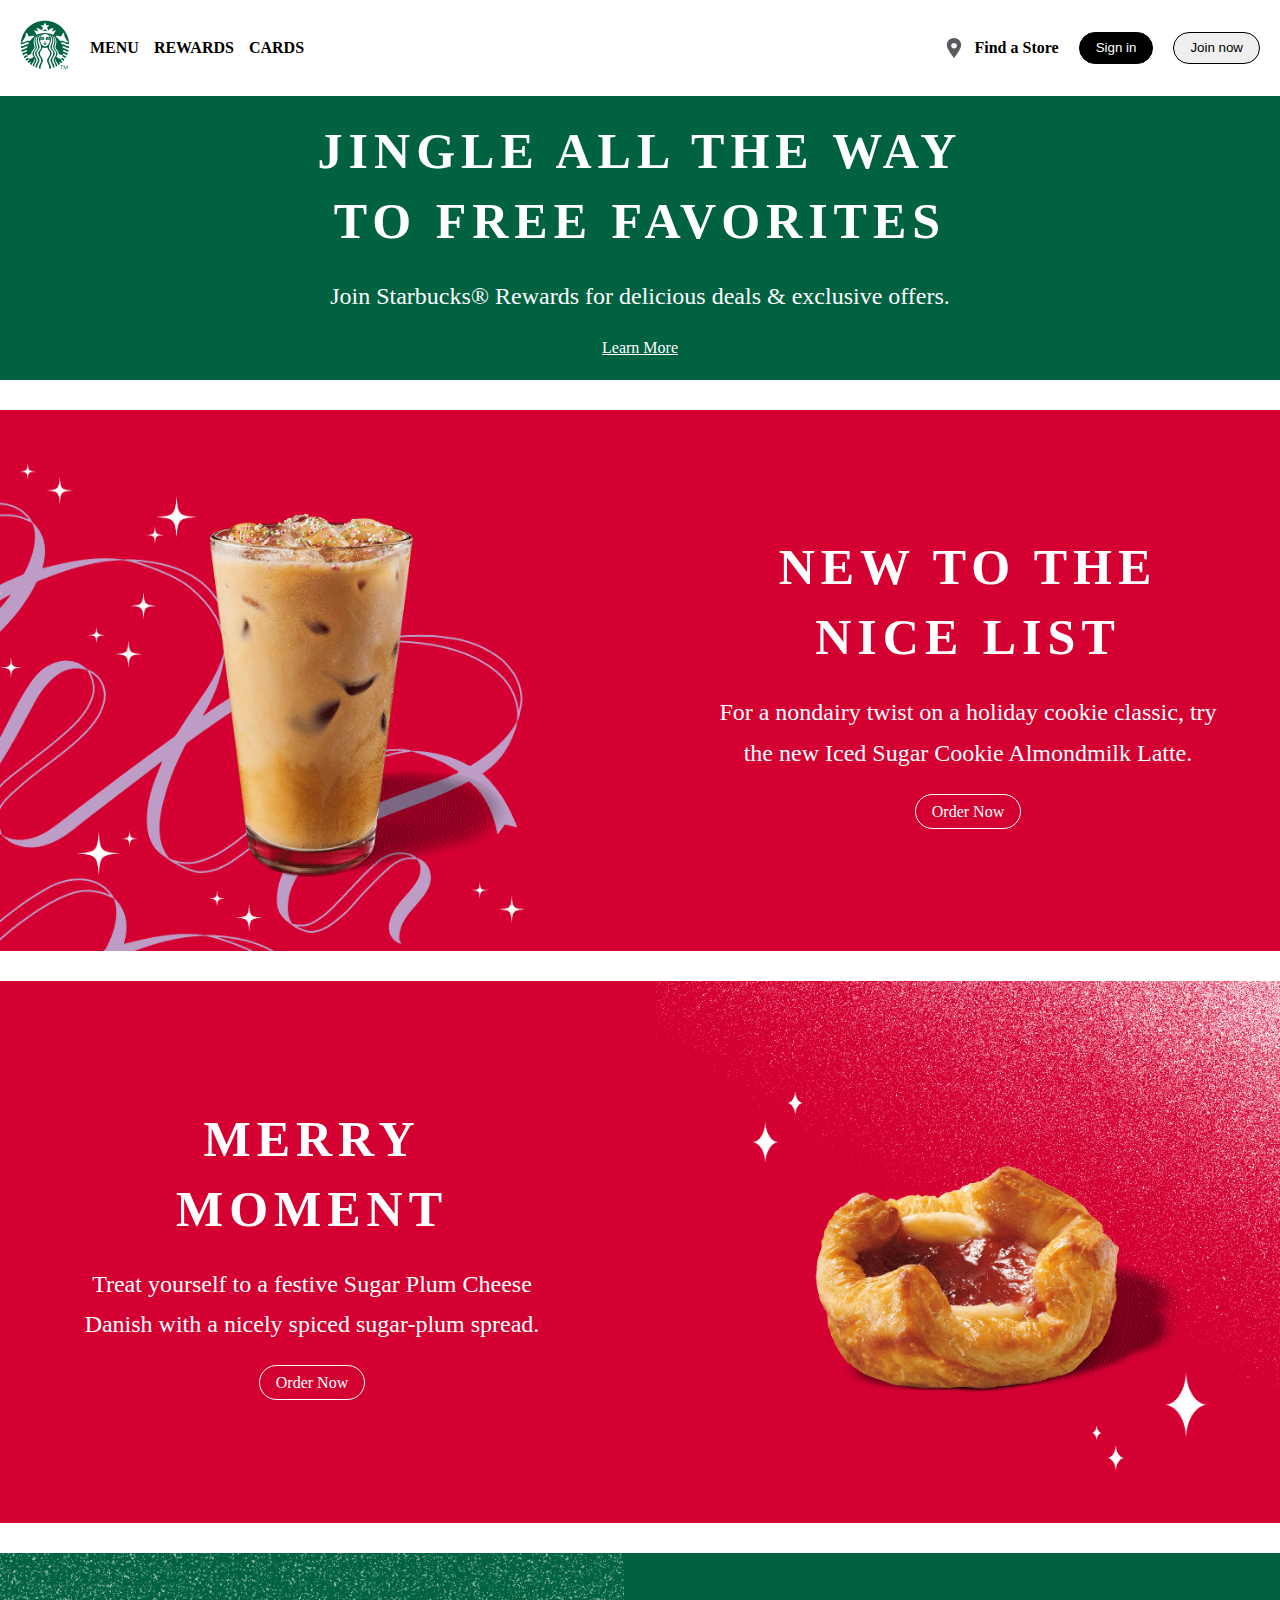
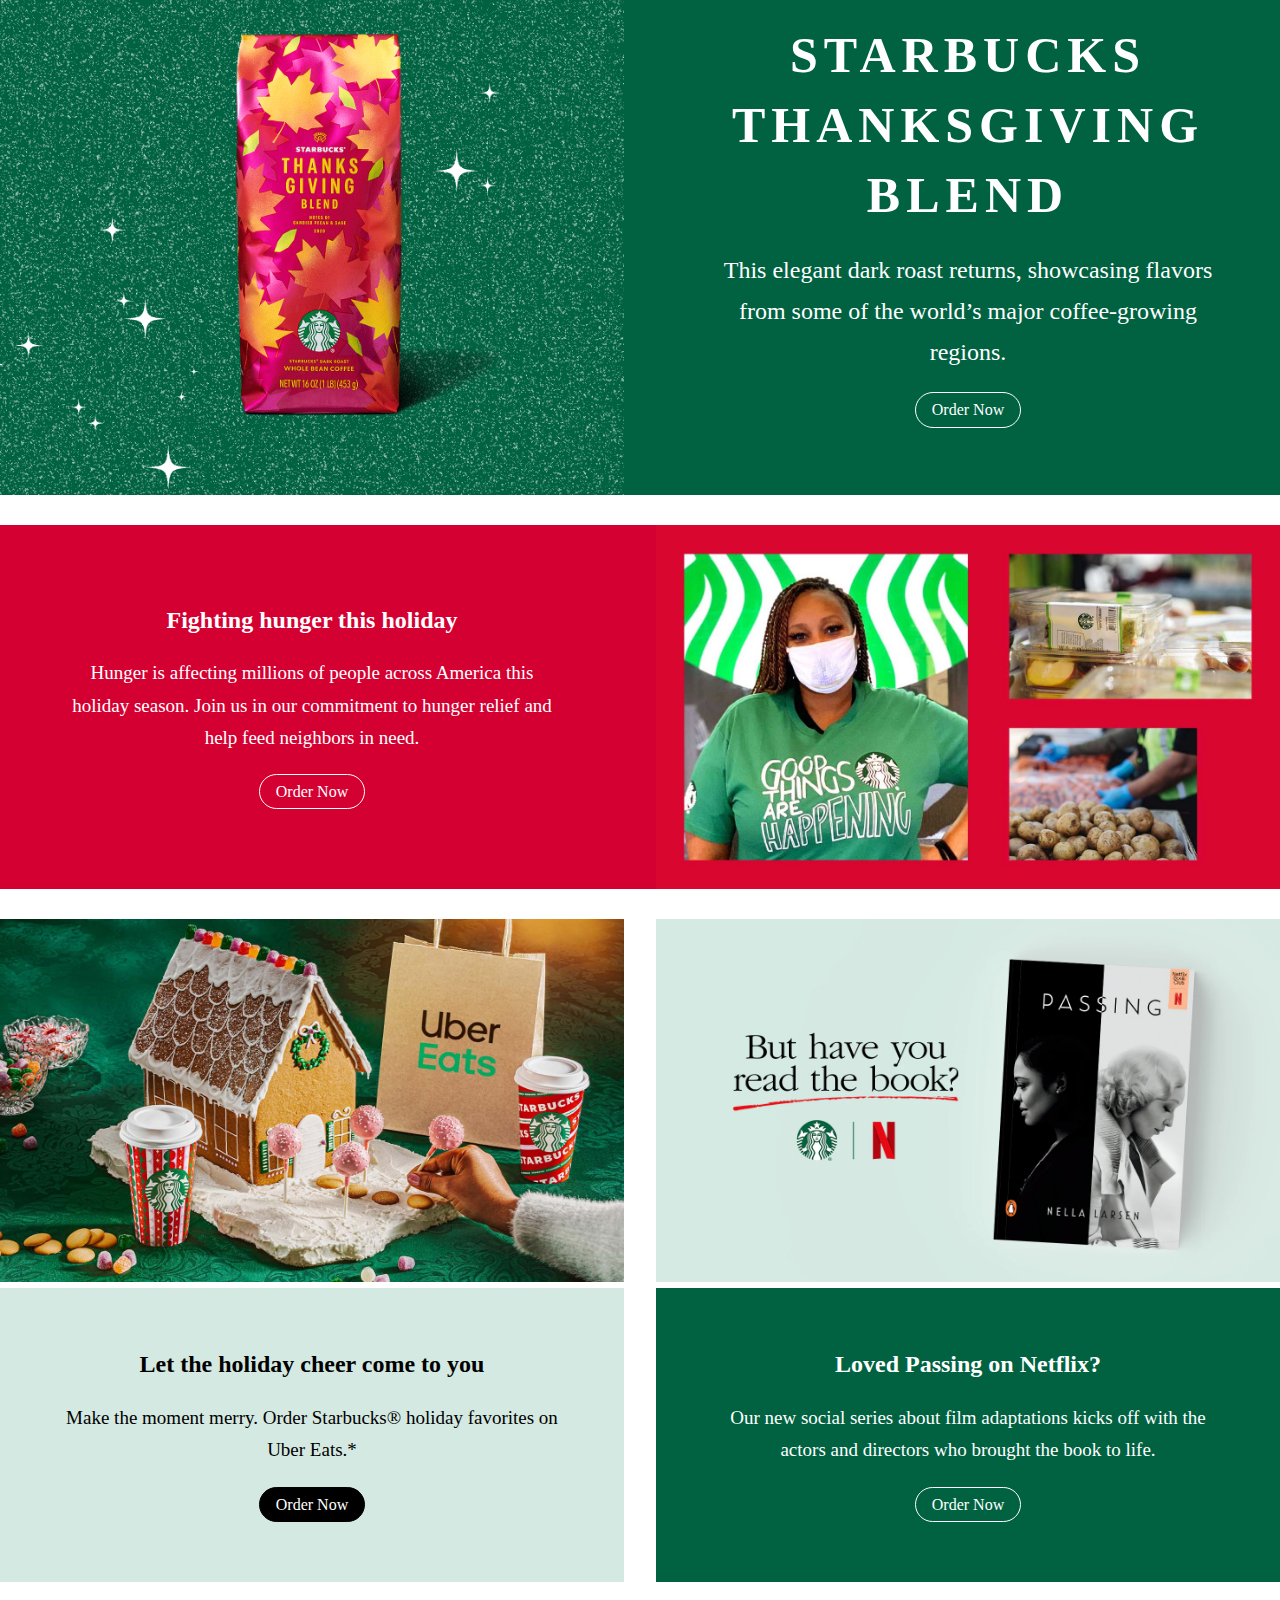
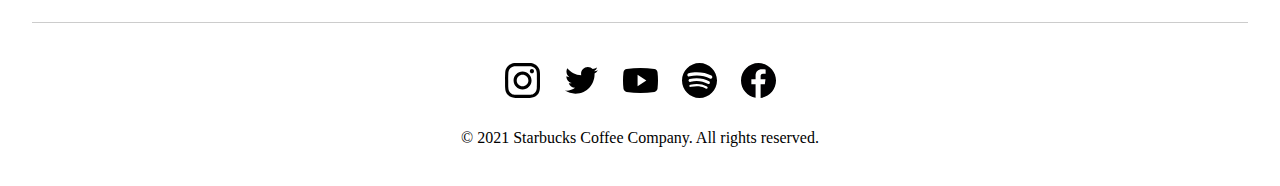
<file: index.html>
<!DOCTYPE html>
<html lang="en">
  <head>
    <meta charset="UTF-8" />
    <meta name="viewport" content="width=device-width, initial-scale=1.0" />
    <title>Document</title>
    <link rel="stylesheet" href="style.css" />
  </head>
  <body>
    <!--! Navbar  -->
    <nav class="navbar">
      <div class="navbar-container">
        <div class="navbar-brand">
          <a href="index.html">
            <img src="logo.svg" alt="StarbucksLogo" />
          </a>
        </div>
        <ul class="navbar-nav-left">
          <li>
            <a href="#">MENU</a>
          </li>

          <li>
            <a href="#">REWARDS</a>
          </li>

          <li>
            <a href="#">CARDS</a>
          </li>
        </ul>
        <ul class="navbar-nav-right">
          <li class="location">
            <a href="#">
              <img src="marker.svg" alt="location" />
              <span>Find a Store</span>
            </a>
          </li>
          <li>
            <button class="btn btn-dark">Sign in</button>
          </li>
          <li>
            <button class="btn btn-dark-outline">Join now</button>
          </li>
        </ul>
      </div>
    </nav>
    <!-- BOX A -->

    <section class="box bg-primary text-center py-md">
      <div class="box-inner">
        <h2 class="text-xl">Jıngle All the way to free favorites</h2>
        <p class="text-md">
          Join Starbucks® Rewards for delicious deals & exclusive offers.
        </p>
        <a href="#">Learn More</a>
      </div>
    </section>
    <!-- BOX b -->

    <section class="box box-b bg-secondary grid-col-2">
      <img src="box-b.png" alt="coffee" />
      <div class="box-text">
        <h2 class="text-xl">New to the nice list</h2>
        <p class="text-md">
          For a nondairy twist on a holiday cookie classic, try the new Iced
          Sugar Cookie Almondmilk Latte.
        </p>
        <a href="" class="btn btn-light-outline">Order Now</a>
      </div>
    </section>
    <!-- Box C -->
    <section class="box box-c bg-secondary grid-col-2 grid-rewersed">
      <img src="box-c.png" alt="" />
      <div class="box-text">
        <h2 class="text-xl">Merry moment</h2>
        <p class="text-md">
          Treat yourself to a festive Sugar Plum Cheese Danish with a nicely
          spiced sugar-plum spread.
        </p>
        <a href="" class="btn btn-light-outline">Order Now</a>
      </div>
    </section>
    <!-- Box d -->
    <section class="box box-b bg-primary grid-col-2">
      <img src="box-d.png" alt="coffee" />
      <div class="box-text">
        <h2 class="text-xl">Starbucks Thanksgiving Blend</h2>
        <p class="text-md">
          This elegant dark roast returns, showcasing flavors from some of the
          world’s major coffee-growing regions.
        </p>
        <a href="" class="btn btn-light-outline">Order Now</a>
      </div>
    </section>
    <!-- Box E -->

    <section class="box box-c bg-secondary grid-col-2 grid-rewersed">
      <img src="box-e.jpg" alt="" />
      <div class="box-text">
        <h2 class="text-md">Fighting hunger this holiday</h2>
        <p class="text-sm">
          Hunger is affecting millions of people across America this holiday
          season. Join us in our commitment to hunger relief and help feed
          neighbors in need.
        </p>
        <a href="" class="btn btn-light-outline">Order Now</a>
      </div>
    </section>

    <!-- BOX F -->
    <section class="box box-f grid-col-2">
      <div>
        <img src="box-f1.jpg" alt="" />
        <div class="bg-extra py-lg">
          <div class="box-text">
            <h2 class="text-md">Let the holiday cheer come to you</h2>
            <p class="text-sm">
              Make the moment merry. Order Starbucks® holiday favorites on Uber
              Eats.*
            </p>
            <a href="#" class="btn btn-dark">Order Now</a>
          </div>
        </div>
      </div>
      <div>
        <img src="box-f2.jpg" alt="" />
        <div class="bg-primary py-lg">
          <div class="box-text">
            <h2 class="text-md">Loved Passing on Netflix?</h2>
            <p class="text-sm">
              Our new social series about film adaptations kicks off with the
              actors and directors who brought the book to life.
            </p>
            <a href="#" class="btn btn-light-outline">Order Now</a>
          </div>
        </div>
      </div>
    </section>



    <div class="divider"></div>
    <!-- Footer-->
    <footer class="footer">
      <div class="footer-container">
        <div class="social">
        <a href="" ><img src="social-instagram.svg" alt="İnstagram" /></a>
        <a href="" ><img src="social-twitter.svg" alt="twitter" /></a>
        <a href="" ><img src="social-youtube.svg" alt="" /></a>
        <a href="" ><img src="social-spotify.svg" alt="" /></a>
        <a href="" ><img src="social-facebook.svg" alt="" /></a>
      </div>
      <div>
    </div>
        <p>© 2021 Starbucks Coffee Company. All rights reserved.</p>
      </div>
    </footer>
  </body>
</html>
</file>
<file: style.css>
@import url("https://fonts.googleapis.com/css2?family=Electrolize&family=Open+Sans:wght@500&family=Poppins:wght@200&display=swap");

* {
  margin: 0;
  padding: 0;
  box-sizing: border-box;
  font-family: "Open Sans" sans-serif;
}
:root {
  --color-primary: #006241;
  --color-secondary: #d50032;
  --color-extra: #d4e9e2;
}
body {
  line-height: 1.4;
  color: #000;
}
nav {
  box-shadow: 1px 1px rgba(0, 0, 0, 0.49);
}
a {
  color: #000;
}
p {
  margin: 5px 0;
  line-height: 1.7;
}
img {
  max-width: 100%;
}
section a{
    color: #fff;
}
.navbar {
  width: 100%;
  height: auto;
  background-color: #fff;
  padding: 20px;
}
.navbar-container {
  display: flex;
  justify-content: space-between;
  align-items: center;
  margin: 0 auto;
}
.navbar ul {
  display: flex;
  align-items: center;
  gap: 15px;
}
.navbar li {
  list-style: none;
  font-weight: bold;
  margin: 0 15x;
}
.navbar a {
  color: #000;
  text-decoration: none;
}
.navbar a:hover {
  color: var(--color-primary);
}
.navbar-brand img {
  width: 50px;

  height: 50px;
}
.navbar-nav-left {
  text-transform: uppercase;
  flex: 1;
  margin-left: 20px;
}
.navbar-nav-right {
  display: flex;
  justify-content: space-around;
}
.navbar-nav-right img {
  width: 20px;
  height: 20px;
  margin-right: 10px;
}
.navbar-nav-right li:first-child a {
  display: flex;
  align-items: center;
}
.navbar-nav-right li:nth-child(2) {
  margin: 0 5px;
}
/* Buttons */
.btn {
  cursor: pointer;
  display: inline-block;

  border: 1px #000 solid;
  padding: 7px 16px;
  border-radius: 50px;
  line-height: 1.2;
  text-align: center;
  text-decoration: none;
}
.btn-dark-outline {
  border-color: #000;
  color: #000;
}
.btn-light-outline:hover {
  background-color: rgba(0, 0, 0, 0.06);
  color: #000;
}
.btn-dark-outline:hover,
.btn-dark{
    background-color: #000;
    color: white;
}
.btn-dark:hover {
  background-color: white;
  color: black;
}
.btn-light-outline{
    border-color: #fff;
    color: #fff;
} 
.location:hover {
  padding: 10px;
  margin: 10px;
  border: 1px solid black;
}

/* Boxes */
.box {
  margin-bottom: 30px;
}
.box-f .boxtext{
max-width: 600px;
}
.box-inner {
  max-width: 700px;
  margin: 0 auto;
}
.box-text{
  max-width: 500px;
  text-align: center;
  padding: 20px 0;
  margin: 0 auto;}

/* /* TExts Stlyle */
.text-xl {
  font-size: 50px;
  margin-bottom: 20px;
  text-transform: uppercase;
  letter-spacing: 6px;
  font-weight: 600;
  margin-bottom:20px ;
} 
.text-sm{
    font-size: 19px;
    margin-bottom: 20px;
}
.text-md{
    font-size: 24px;
    margin-bottom: 20px;

}
.text-center{
    text-align: center;
    
}
/* Background */
.bg-extra{
    background-color: var(--color-extra);
}
.bg-primary{
    background-color: var(--color-primary);
    color: #fff;
}
.bg-secondary{
    background-color: var(--color-secondary);
    color: #fff;
}
/* PAdding */
.py-md{
padding: 20px 0;
}
.py-lg{
padding: 40px 0;
}
/* Grid Styles */
.grid-col-2{
    display: grid;
  grid-template-columns: repeat(2, 1fr);
  gap: 2rem;
  align-items: center;
  justify-content: space-between;
}
.grid-rewersed :first-child{
order: 1;
}
.divider{
    width: 95%;
    height: 1px;
    background-color: #ccc;
    margin: 40px auto;
}
/* Footer & Social */
.footer{
text-align: center;
}
.footer-container{
 width: 100%;
 max-width: 1440px;
 margin: 0 auto;
 padding: 0 30px 30px;
}
.social{
   
   align-items: center;
   margin: 20px 0;
   
}
.social img{
    width: 35px;
    height: 35px;
    margin: 0 10px;

}
</file>
